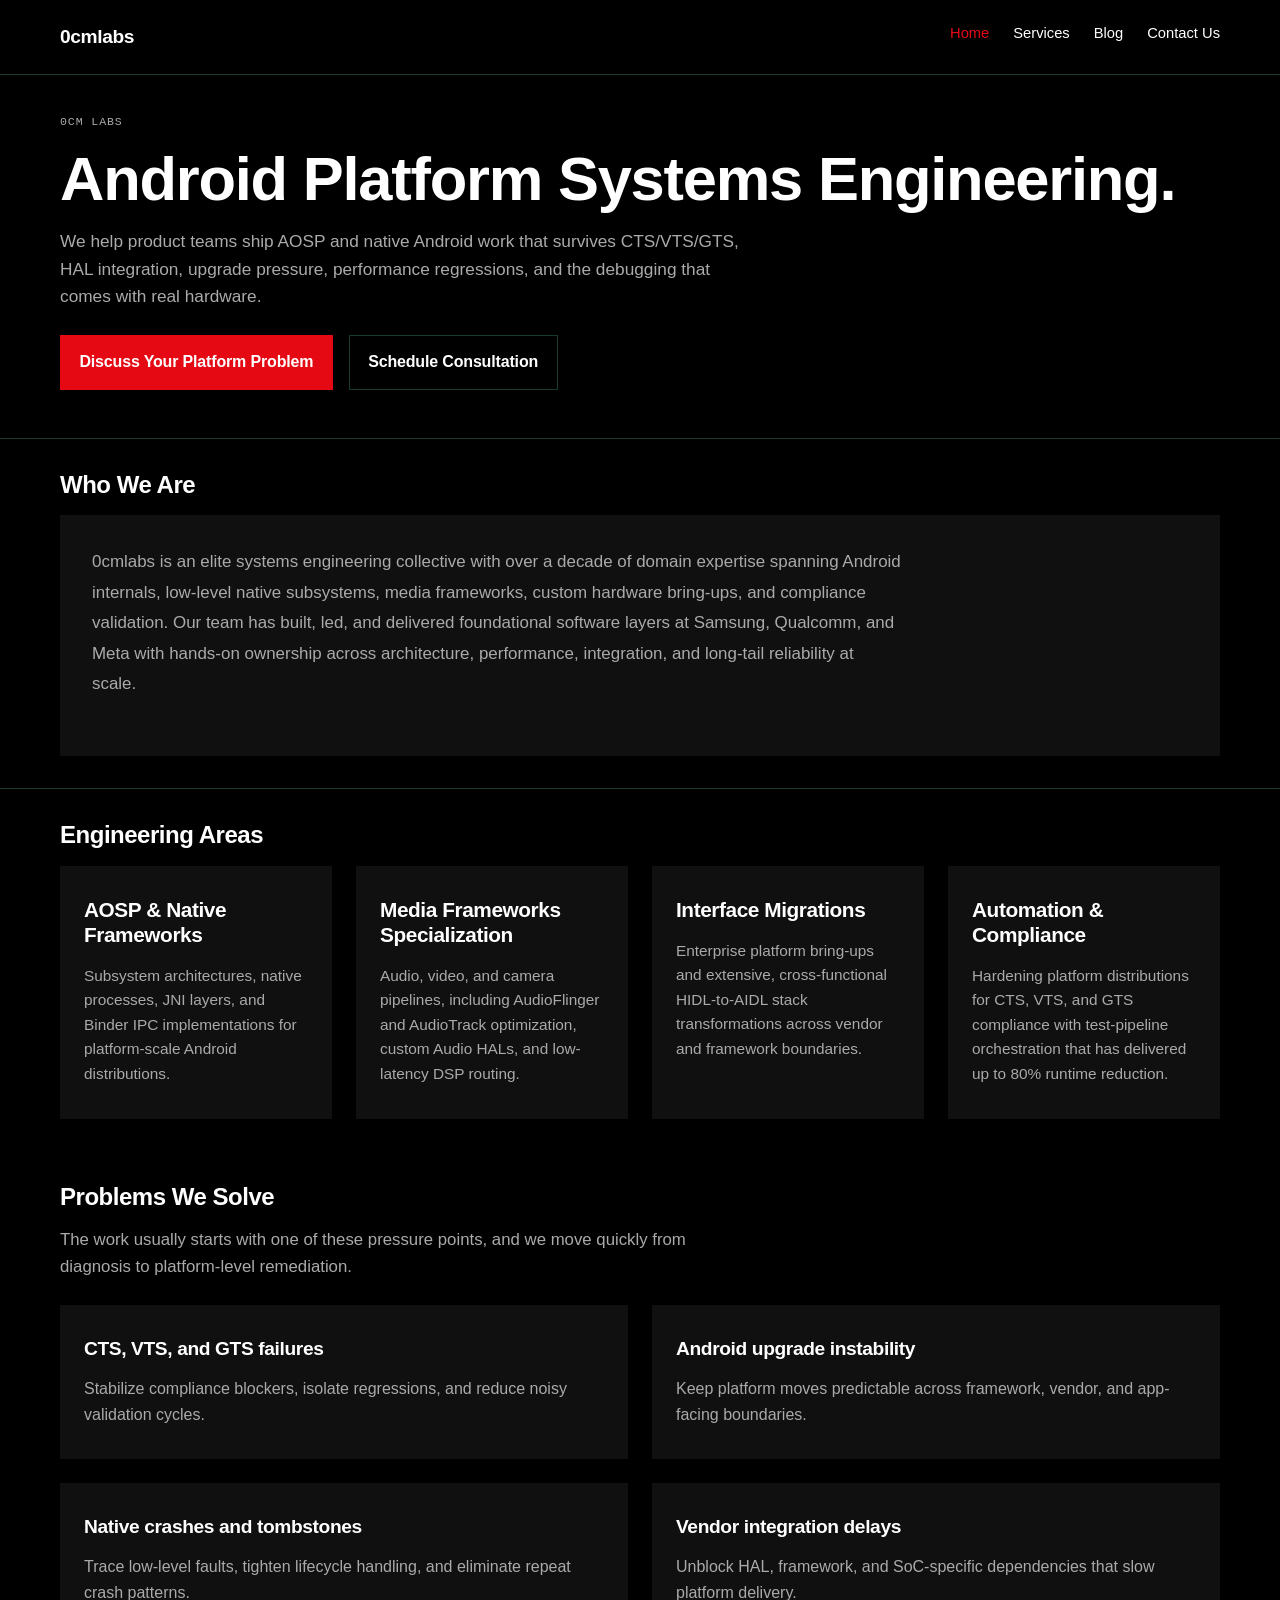
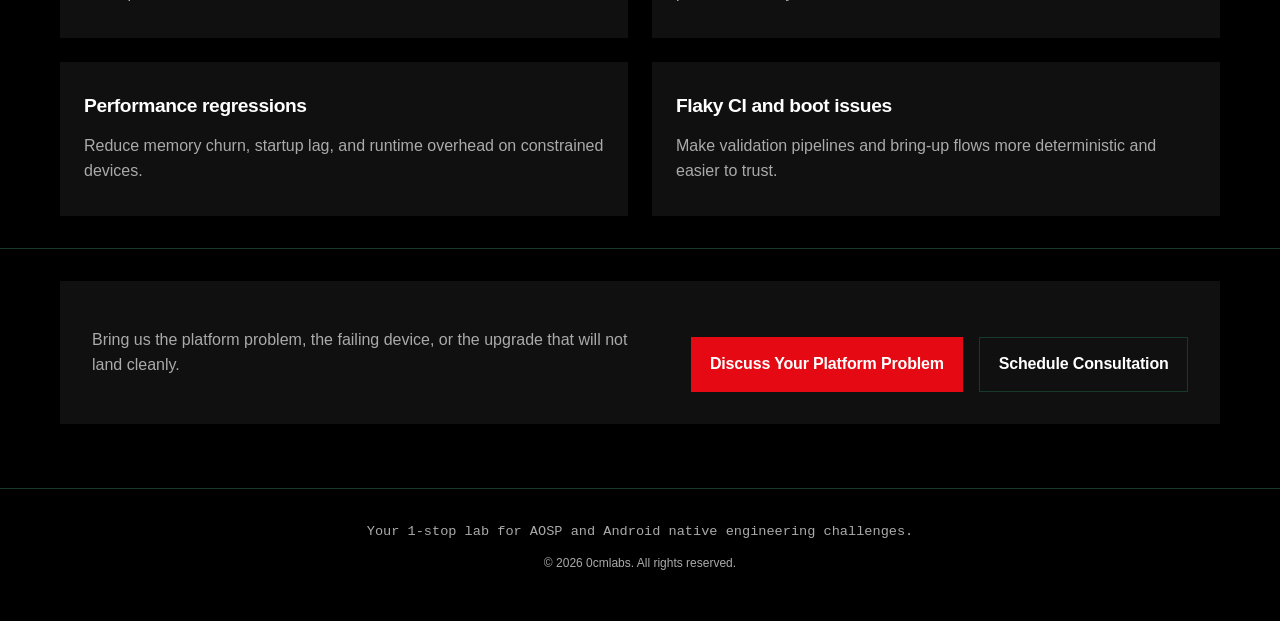
<file: index.html>
<!DOCTYPE html>
<html lang="en">
<head>
  <meta charset="UTF-8">
  <meta name="viewport" content="width=device-width, initial-scale=1.0">
  <meta name="theme-color" content="#000000">
  <meta name="description" content="0CM Labs delivers Android platform systems engineering across AOSP, CTS/VTS/GTS, HAL integration, upgrades, performance optimization, and debugging.">
  <meta name="keywords" content="Android Platform Engineering, AOSP, CTS, VTS, GTS, HAL integration, Android upgrade, performance optimization, debugging, Soong, AIDL">
  <link rel="canonical" href="https://0cmlabs.github.io/">
  <title>Android Platform Systems Engineering | 0cmlabs</title>
  <link rel="stylesheet" href="assets/css/style.css">
</head>
<body>
  <header class="site-header">
    <div class="wrapper header-row">
      <a class="brand" href="index.html">0cmlabs</a>
      <nav aria-label="Primary">
        <ul class="nav-list">
          <li><a class="active" href="index.html">Home</a></li>
          <li><a href="services.html">Services</a></li>
          <li><a href="blog/index.html">Blog</a></li>
          <li><a href="contact.html">Contact Us</a></li>
        </ul>
      </nav>
    </div>
  </header>

  <main>
    <section class="section hero">
      <div class="wrapper">
        <span class="eyebrow">0CM Labs</span>
        <h1>Android Platform Systems Engineering.</h1>
        <p class="hero-copy">We help product teams ship AOSP and native Android work that survives CTS/VTS/GTS, HAL integration, upgrade pressure, performance regressions, and the debugging that comes with real hardware.</p>
        <div class="btn-row">
          <a class="btn btn-primary" href="contact.html">Discuss Your Platform Problem</a>
          <a class="btn btn-secondary" href="services.html">Schedule Consultation</a>
        </div>
      </div>
    </section>

    <hr class="rule">

    <section class="section">
      <div class="wrapper">
        <h2 class="section-heading">Who We Are</h2>
        <div class="panel">
          <p class="team-text">0cmlabs is an elite systems engineering collective with over a decade of domain expertise spanning Android internals, low-level native subsystems, media frameworks, custom hardware bring-ups, and compliance validation. Our team has built, led, and delivered foundational software layers at Samsung, Qualcomm, and Meta with hands-on ownership across architecture, performance, integration, and long-tail reliability at scale.</p>
        </div>
      </div>
    </section>

    <hr class="rule">

    <section class="section">
      <div class="wrapper">
        <h2 class="section-heading">Engineering Areas</h2>
        <div class="pillars">
          <article class="pillar">
            <h3>AOSP &amp; Native Frameworks</h3>
            <p>Subsystem architectures, native processes, JNI layers, and Binder IPC implementations for platform-scale Android distributions.</p>
          </article>
          <article class="pillar">
            <h3>Media Frameworks Specialization</h3>
            <p>Audio, video, and camera pipelines, including AudioFlinger and AudioTrack optimization, custom Audio HALs, and low-latency DSP routing.</p>
          </article>
          <article class="pillar">
            <h3>Interface Migrations</h3>
            <p>Enterprise platform bring-ups and extensive, cross-functional HIDL-to-AIDL stack transformations across vendor and framework boundaries.</p>
          </article>
          <article class="pillar">
            <h3>Automation &amp; Compliance</h3>
            <p>Hardening platform distributions for CTS, VTS, and GTS compliance with test-pipeline orchestration that has delivered up to 80% runtime reduction.</p>
          </article>
        </div>
      </div>
    </section>

    <section class="section">
      <div class="wrapper">
        <h2 class="section-heading">Problems We Solve</h2>
        <p class="section-intro">The work usually starts with one of these pressure points, and we move quickly from diagnosis to platform-level remediation.</p>
        <div class="problem-grid">
          <article class="card">
            <h3>CTS, VTS, and GTS failures</h3>
            <p>Stabilize compliance blockers, isolate regressions, and reduce noisy validation cycles.</p>
          </article>
          <article class="card">
            <h3>Android upgrade instability</h3>
            <p>Keep platform moves predictable across framework, vendor, and app-facing boundaries.</p>
          </article>
          <article class="card">
            <h3>Native crashes and tombstones</h3>
            <p>Trace low-level faults, tighten lifecycle handling, and eliminate repeat crash patterns.</p>
          </article>
          <article class="card">
            <h3>Vendor integration delays</h3>
            <p>Unblock HAL, framework, and SoC-specific dependencies that slow platform delivery.</p>
          </article>
          <article class="card">
            <h3>Performance regressions</h3>
            <p>Reduce memory churn, startup lag, and runtime overhead on constrained devices.</p>
          </article>
          <article class="card">
            <h3>Flaky CI and boot issues</h3>
            <p>Make validation pipelines and bring-up flows more deterministic and easier to trust.</p>
          </article>
        </div>
      </div>
    </section>

    <hr class="rule">


    <section class="section">
      <div class="wrapper">
        <div class="cta-strip">
          <p>Bring us the platform problem, the failing device, or the upgrade that will not land cleanly.</p>
          <div class="btn-row">
            <a class="btn btn-primary" href="contact.html">Discuss Your Platform Problem</a>
            <a class="btn btn-secondary" href="services.html">Schedule Consultation</a>
          </div>
        </div>
      </div>
    </section>
  </main>

  <footer class="site-footer">
    <div class="wrapper footer-row">
      <p class="footer-tagline">Your 1-stop lab for AOSP and Android native engineering challenges.</p>
      <p class="footer-copy">&copy; 2026 0cmlabs. All rights reserved.</p>
    </div>
  </footer>
</body>
</html>
</file>
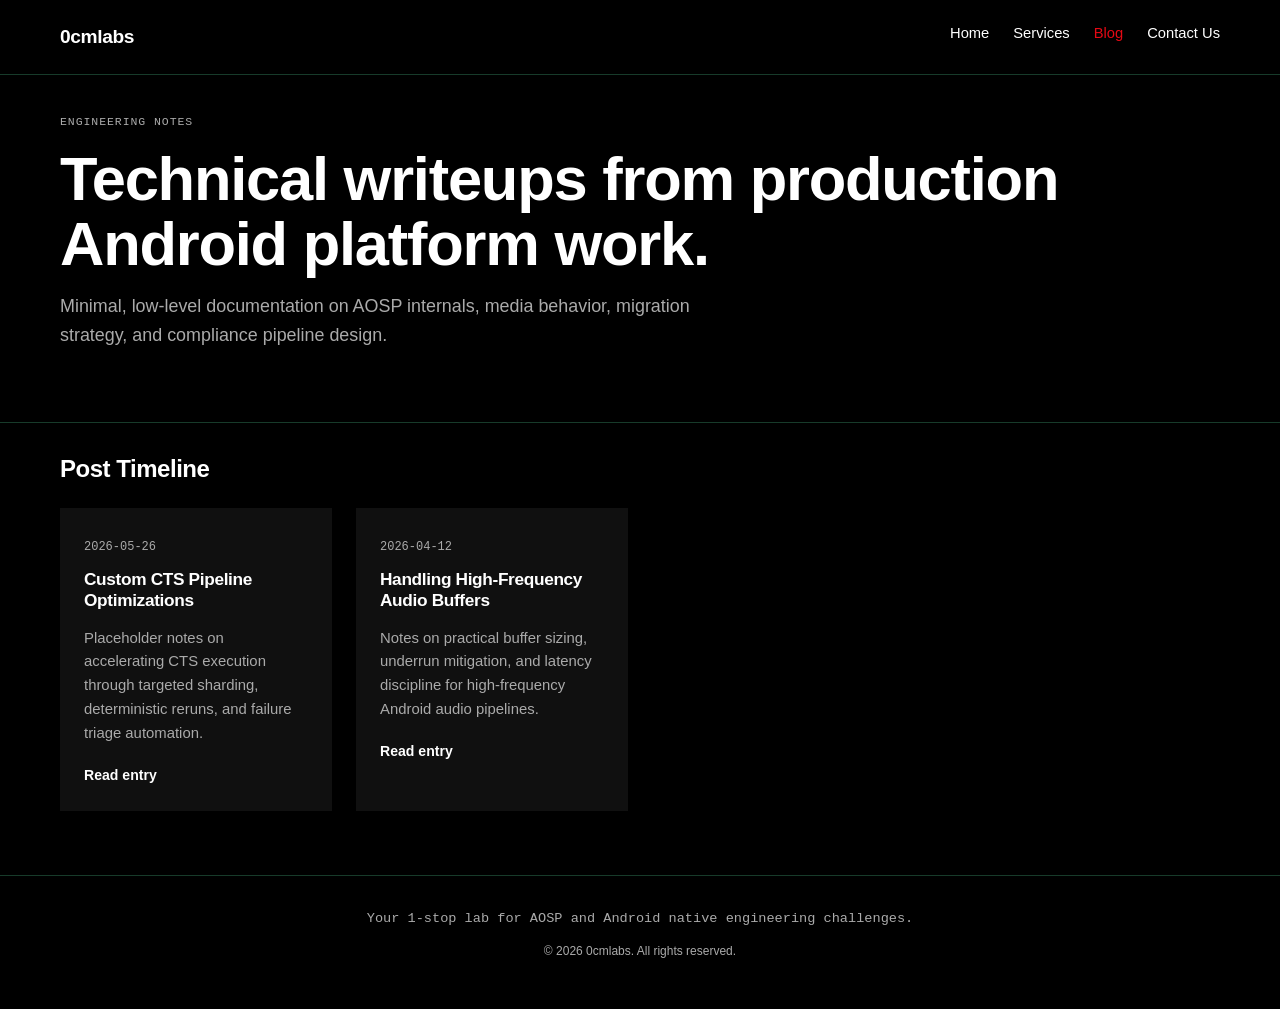
<file: blog/index.html>
<!DOCTYPE html>
<html lang="en">
<head>
  <meta charset="UTF-8">
  <meta name="viewport" content="width=device-width, initial-scale=1.0">
  <meta name="theme-color" content="#000000">
  <meta name="description" content="0CM Labs technical notes on Android Platform Engineering, AOSP, CTS/VTS/GTS, HAL integration, AIDL, Soong, and debugging.">
  <meta name="keywords" content="Android Platform Engineering, AOSP, CTS, VTS, GTS, HAL integration, AIDL, Soong, debugging">
  <link rel="canonical" href="https://0cmlabs.github.io/blog/">
  <title>Android Platform Engineering Blog | 0cmlabs</title>
  <link rel="stylesheet" href="../assets/css/style.css">
</head>
<body>
  <header class="site-header">
    <div class="wrapper header-row">
      <a class="brand" href="../index.html">0cmlabs</a>
      <nav aria-label="Primary">
        <ul class="nav-list">
          <li><a href="../index.html">Home</a></li>
          <li><a href="../services.html">Services</a></li>
          <li><a class="active" href="index.html">Blog</a></li>
          <li><a href="../contact.html">Contact Us</a></li>
        </ul>
      </nav>
    </div>
  </header>

  <main>
    <section class="section hero">
      <div class="wrapper">
        <span class="eyebrow">Engineering Notes</span>
        <h1>Technical writeups from production Android platform work.</h1>
        <p class="lead">Minimal, low-level documentation on AOSP internals, media behavior, migration strategy, and compliance pipeline design.</p>
      </div>
    </section>

    <hr class="rule">

    <section class="section">
      <div class="wrapper">
        <h2>Post Timeline</h2>
        <div class="timeline">
          <article class="post-card">
            <time datetime="2026-05-26">2026-05-26</time>
            <h3>Custom CTS Pipeline Optimizations</h3>
            <p>Placeholder notes on accelerating CTS execution through targeted sharding, deterministic reruns, and failure triage automation.</p>
            <a class="read-link" href="posts/2026-05-26-custom-cts-pipeline.html">Read entry</a>
          </article>

          <article class="post-card">
            <time datetime="2026-04-12">2026-04-12</time>
            <h3>Handling High-Frequency Audio Buffers</h3>
            <p>Notes on practical buffer sizing, underrun mitigation, and latency discipline for high-frequency Android audio pipelines.</p>
            <a class="read-link" href="posts/2026-04-12-low-level-audio-buffers.html">Read entry</a>
          </article>
        </div>
      </div>
    </section>
  </main>

  <footer class="site-footer">
    <div class="wrapper footer-row">
      <p class="footer-tagline">Your 1-stop lab for AOSP and Android native engineering challenges.</p>
      <p class="footer-copy">&copy; 2026 0cmlabs. All rights reserved.</p>
    </div>
  </footer>
</body>
</html>
</file>
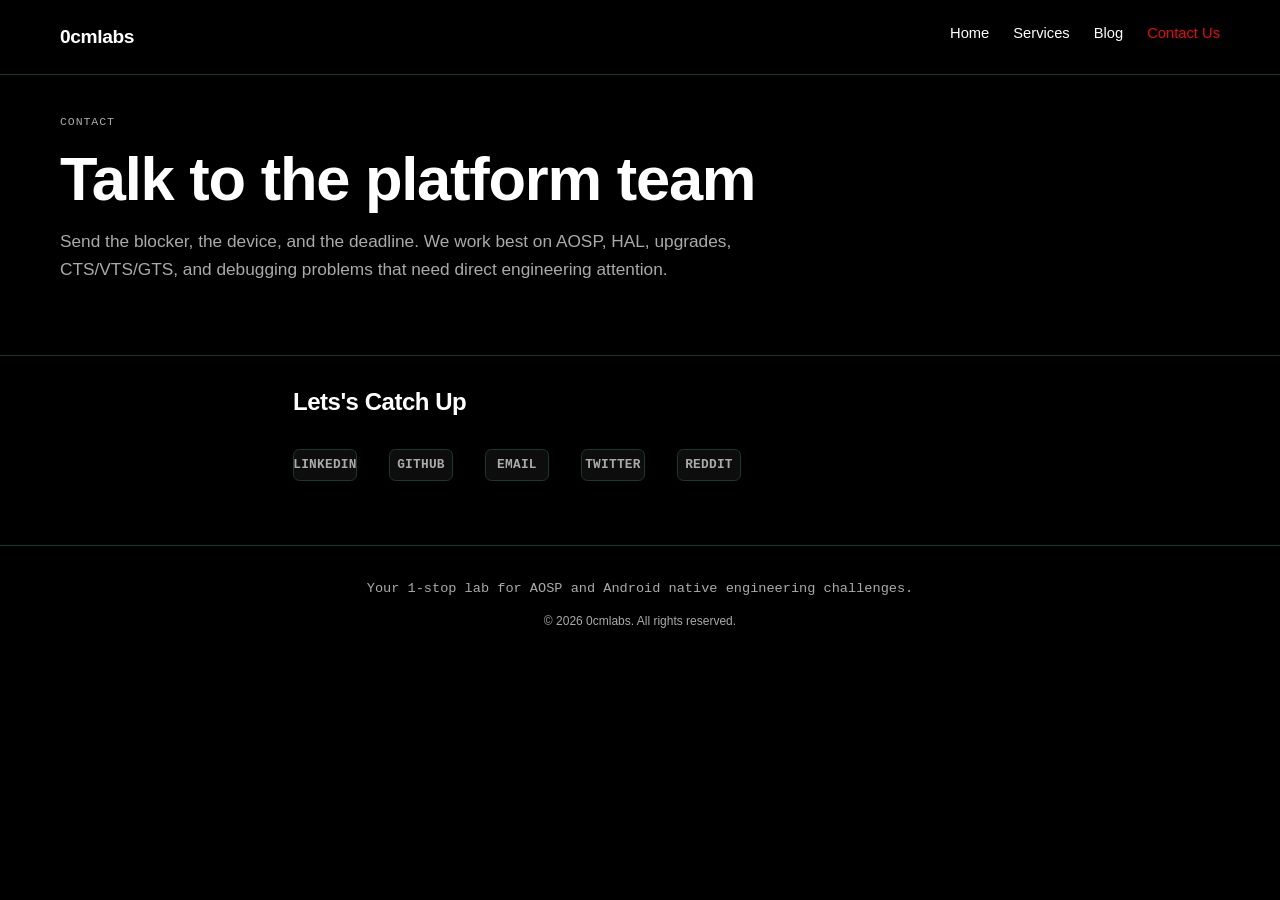
<file: contact.html>
<!DOCTYPE html>
<html lang="en">
<head>
  <meta charset="UTF-8">
  <meta name="viewport" content="width=device-width, initial-scale=1.0">
  <meta name="theme-color" content="#000000">
  <meta name="description" content="Contact 0CM Labs for Android platform engineering, AOSP, HAL integration, upgrade, and compliance work.">
  <meta name="keywords" content="Contact 0CM Labs, Android Platform Engineering, AOSP, HAL, CTS, VTS, GTS, debugging">
  <link rel="canonical" href="https://0cmlabs.github.io/contact.html">
  <title>Contact Us | 0cmlabs</title>
  <link rel="stylesheet" href="assets/css/style.css">
</head>
<body>
  <header class="site-header">
    <div class="wrapper header-row">
      <a class="brand" href="index.html">0cmlabs</a>
      <nav aria-label="Primary">
        <ul class="nav-list">
          <li><a href="index.html">Home</a></li>
          <li><a href="services.html">Services</a></li>
          <li><a href="blog/index.html">Blog</a></li>
          <li><a class="active" href="contact.html">Contact Us</a></li>
        </ul>
      </nav>
    </div>
  </header>

  <main>
    <section class="section hero">
      <div class="wrapper">
        <span class="eyebrow">Contact</span>
        <h1>Talk to the platform team</h1>
        <p class="hero-copy">Send the blocker, the device, and the deadline. We work best on AOSP, HAL, upgrades, CTS/VTS/GTS, and debugging problems that need direct engineering attention.</p>
      </div>
    </section>

    <hr class="rule">

    <section class="section">
      <div class="wrapper contact-shell">
        <h2 class="section-heading">Lets's Catch Up</h2>
        <div class="contact-methods">
          <div class="social-icons" aria-label="Social links">
            <a href="https://www.linkedin.com/company/0cm-labs/" target="_blank" rel="noreferrer" aria-label="LinkedIn" class="icon-link linkedin">
              <span class="icon-mark">LinkedIn</span>
            </a>
            <a href="https://github.com/0cm-labs" target="_blank" rel="noreferrer" aria-label="GitHub" class="icon-link github">
              <span class="icon-mark">GitHub</span>
            </a>
            <a href="mailto:hello@0cmlabs.com" aria-label="Email" class="icon-link gmail">
              <span class="icon-mark">Email</span>
            </a>
            <a href="https://x.com/YOUR_TWITTER_HANDLE" target="_blank" rel="noreferrer" aria-label="Twitter" class="icon-link twitter">
              <span class="icon-mark">Twitter</span>
            </a>
            <a href="https://www.reddit.com/user/YOUR_REDDIT_HANDLE" target="_blank" rel="noreferrer" aria-label="Reddit" class="icon-link reddit">
              <span class="icon-mark">Reddit</span>
            </a>
          </div>
        </div>

      </div>
    </section>
  </main>

  <footer class="site-footer">
    <div class="wrapper footer-row">
      <p class="footer-tagline">Your 1-stop lab for AOSP and Android native engineering challenges.</p>
      <p class="footer-copy">&copy; 2026 0cmlabs. All rights reserved.</p>
    </div>
  </footer>
</body>
</html>
</file>
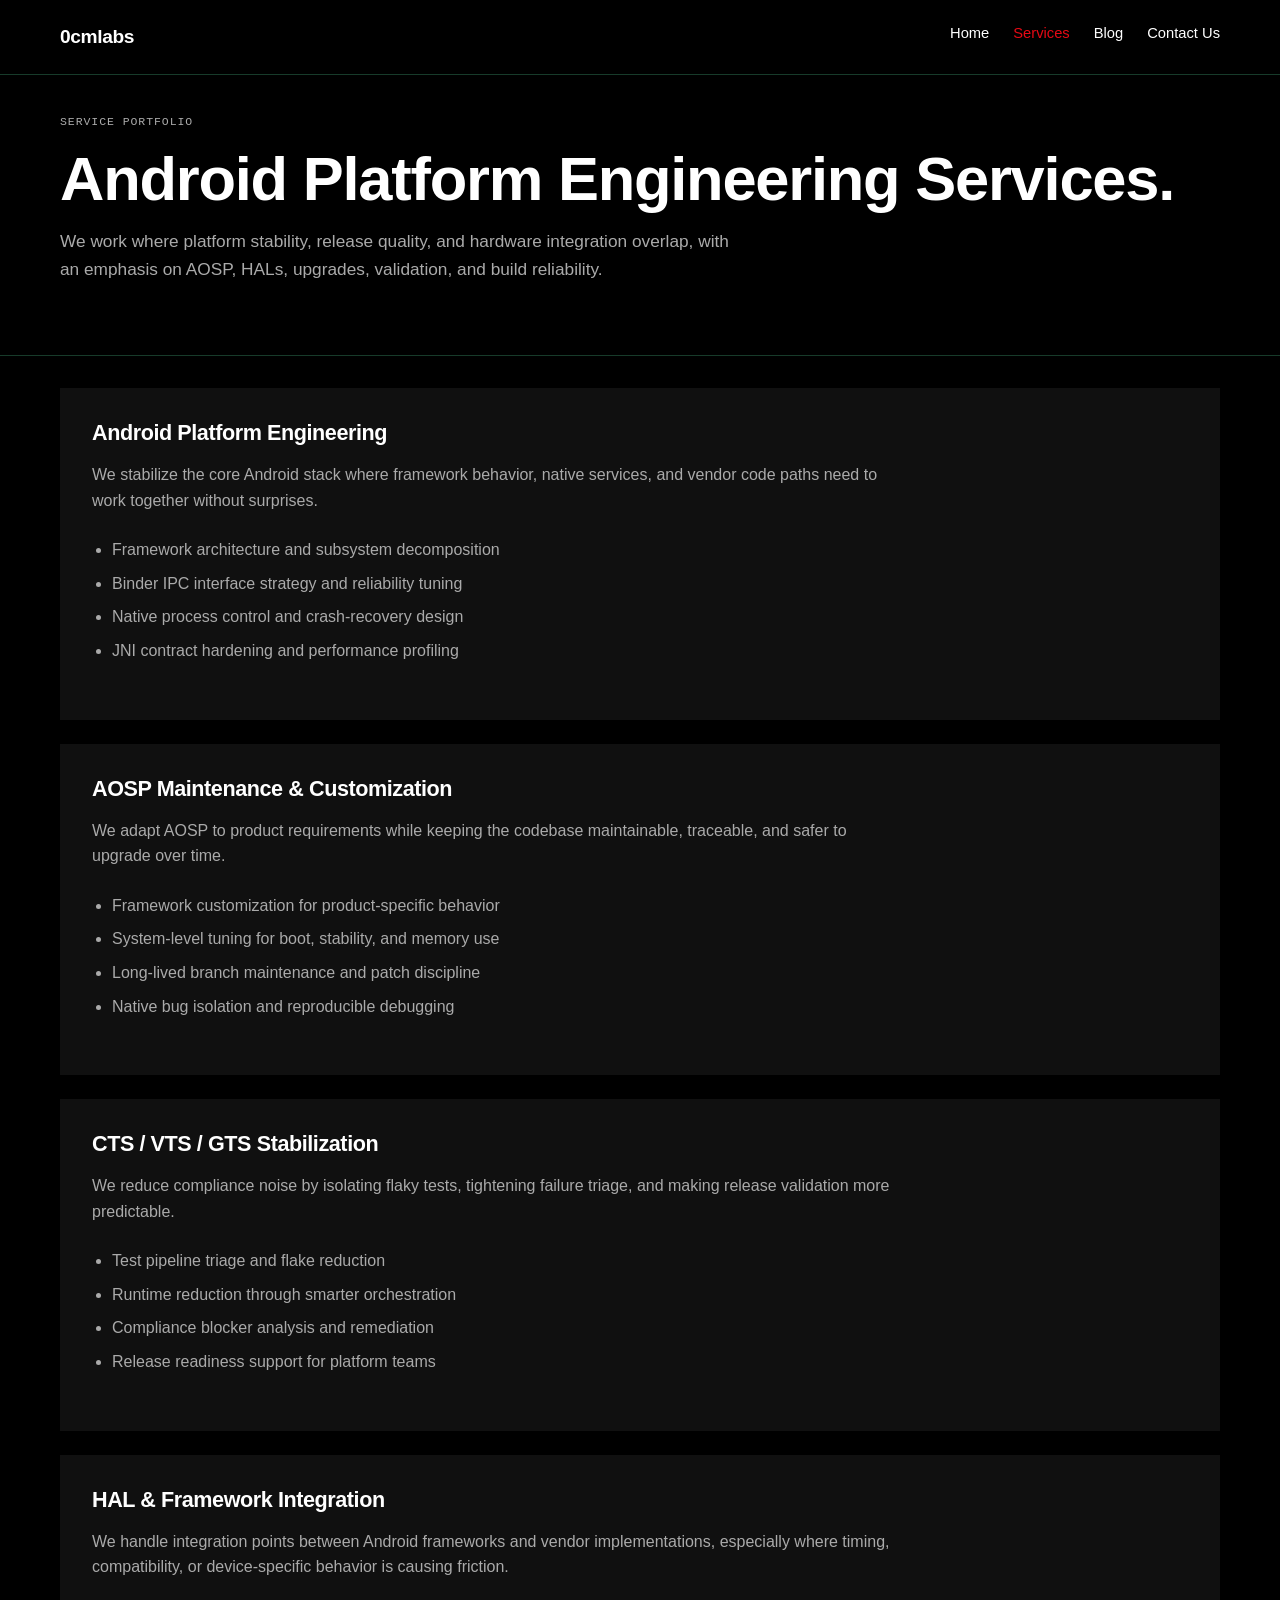
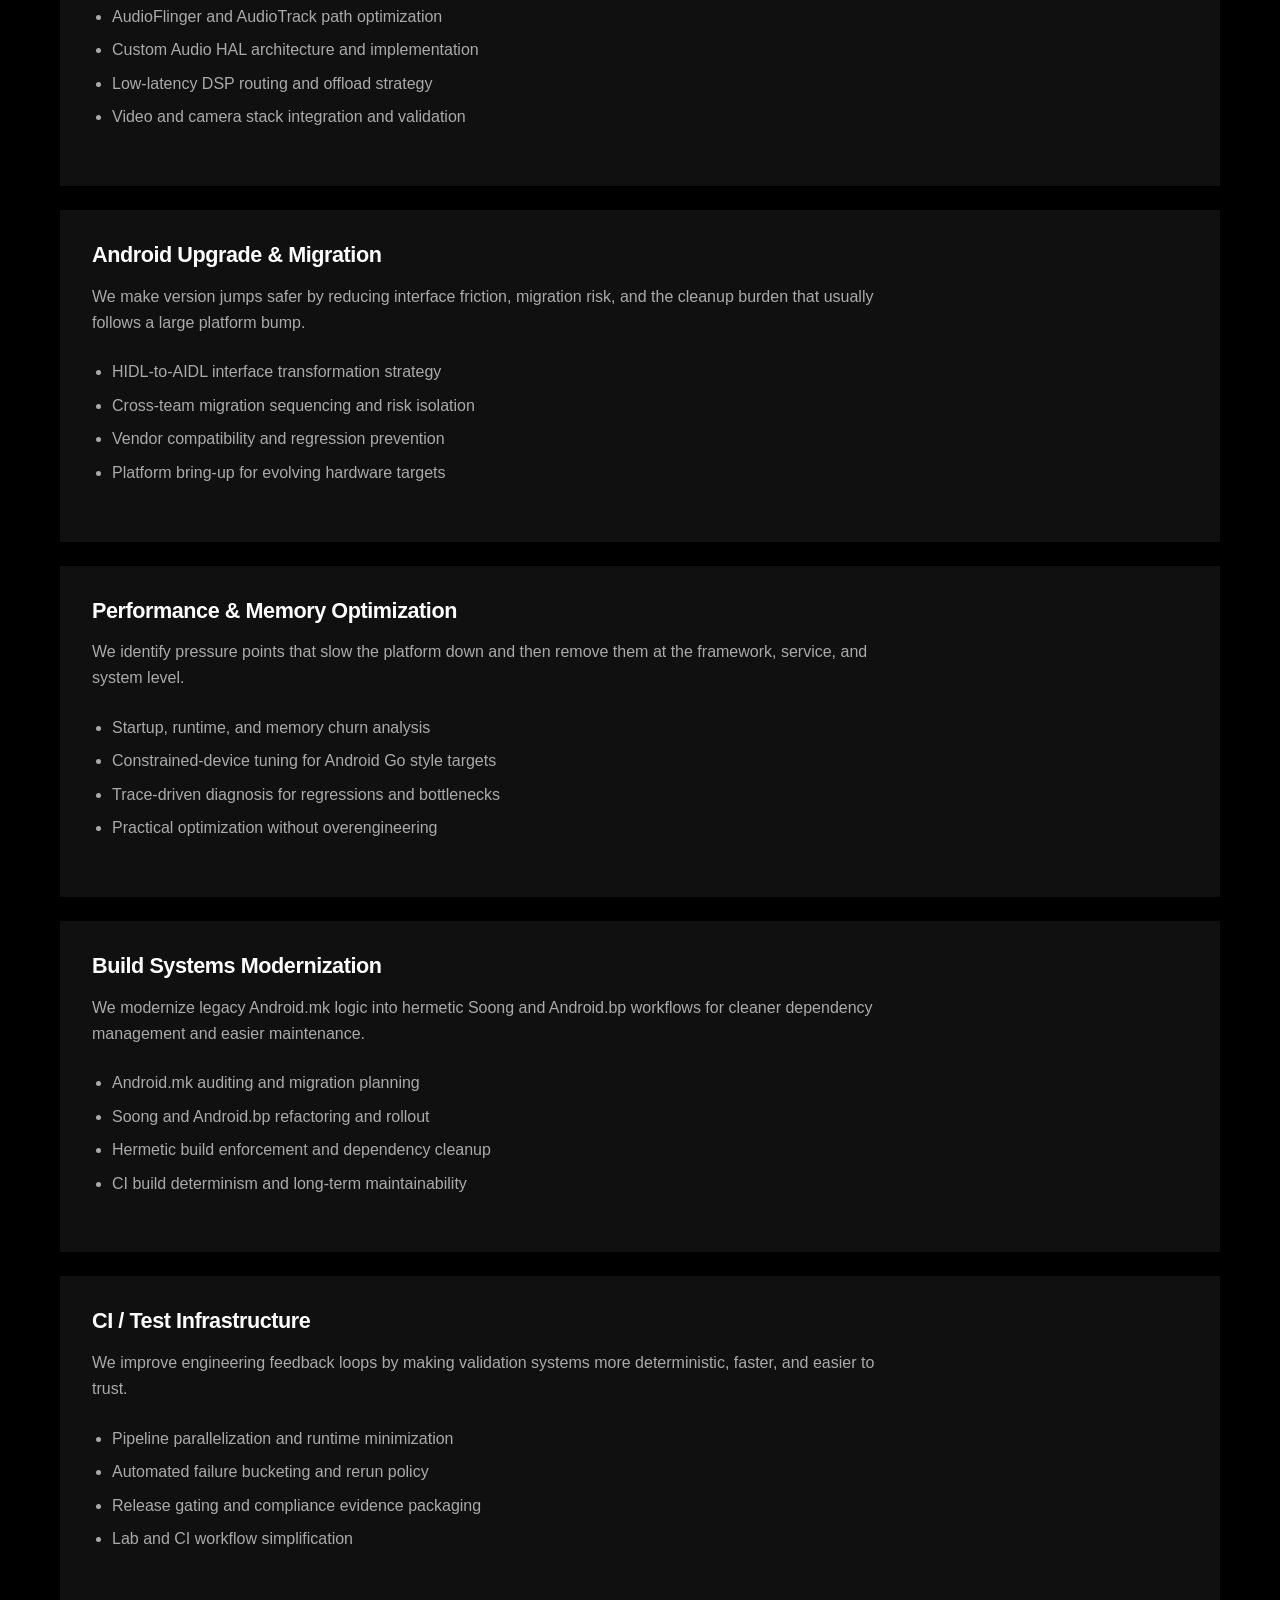
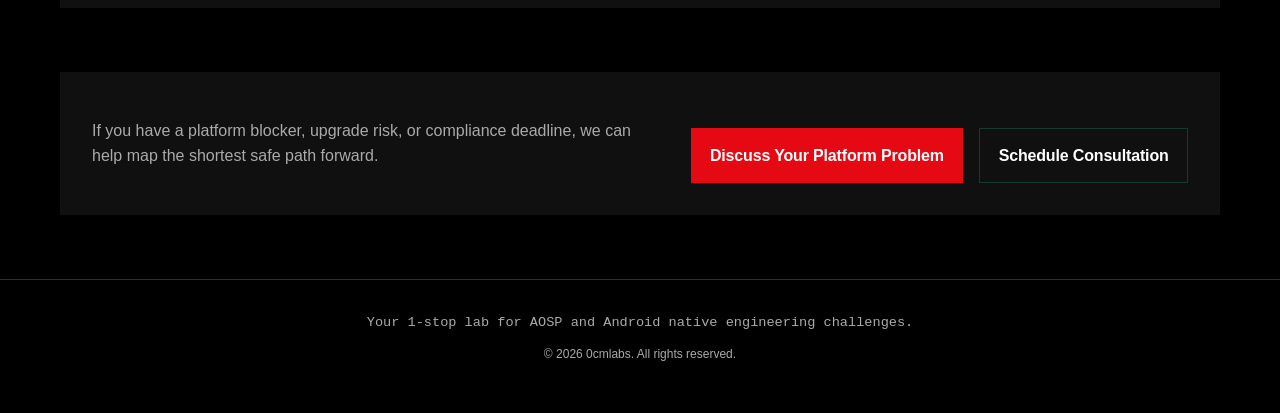
<file: services.html>
<!DOCTYPE html>
<html lang="en">
<head>
  <meta charset="UTF-8">
  <meta name="viewport" content="width=device-width, initial-scale=1.0">
  <meta name="theme-color" content="#000000">
  <meta name="description" content="0CM Labs services for Android Platform Engineering, AOSP maintenance, CTS/VTS/GTS stabilization, HAL integration, upgrades, performance optimization, and build modernization.">
  <meta name="keywords" content="Android Platform Engineering, AOSP maintenance, CTS, VTS, GTS, HAL integration, Android upgrade, performance optimization, build modernization, CI test infrastructure">
  <link rel="canonical" href="https://0cmlabs.github.io/services.html">
  <title>Services | 0cmlabs</title>
  <link rel="stylesheet" href="assets/css/style.css">
</head>
<body>
  <header class="site-header">
    <div class="wrapper header-row">
      <a class="brand" href="index.html">0cmlabs</a>
      <nav aria-label="Primary">
        <ul class="nav-list">
          <li><a href="index.html">Home</a></li>
          <li><a class="active" href="services.html">Services</a></li>
          <li><a href="blog/index.html">Blog</a></li>
          <li><a href="contact.html">Contact Us</a></li>
        </ul>
      </nav>
    </div>
  </header>

  <main>
    <section class="section hero">
      <div class="wrapper">
        <span class="eyebrow">Service Portfolio</span>
        <h1>Android Platform Engineering Services.</h1>
        <p class="hero-copy">We work where platform stability, release quality, and hardware integration overlap, with an emphasis on AOSP, HALs, upgrades, validation, and build reliability.</p>
      </div>
    </section>

    <hr class="rule">

    <section class="section">
      <div class="wrapper service-stack">
        <article class="service">
          <h3>Android Platform Engineering</h3>
          <p>We stabilize the core Android stack where framework behavior, native services, and vendor code paths need to work together without surprises.</p>
          <ul>
            <li>Framework architecture and subsystem decomposition</li>
            <li>Binder IPC interface strategy and reliability tuning</li>
            <li>Native process control and crash-recovery design</li>
            <li>JNI contract hardening and performance profiling</li>
          </ul>
        </article>

        <article class="service">
          <h3>AOSP Maintenance &amp; Customization</h3>
          <p>We adapt AOSP to product requirements while keeping the codebase maintainable, traceable, and safer to upgrade over time.</p>
          <ul>
            <li>Framework customization for product-specific behavior</li>
            <li>System-level tuning for boot, stability, and memory use</li>
            <li>Long-lived branch maintenance and patch discipline</li>
            <li>Native bug isolation and reproducible debugging</li>
          </ul>
        </article>

        <article class="service">
          <h3>CTS / VTS / GTS Stabilization</h3>
          <p>We reduce compliance noise by isolating flaky tests, tightening failure triage, and making release validation more predictable.</p>
          <ul>
            <li>Test pipeline triage and flake reduction</li>
            <li>Runtime reduction through smarter orchestration</li>
            <li>Compliance blocker analysis and remediation</li>
            <li>Release readiness support for platform teams</li>
          </ul>
        </article>

        <article class="service">
          <h3>HAL &amp; Framework Integration</h3>
          <p>We handle integration points between Android frameworks and vendor implementations, especially where timing, compatibility, or device-specific behavior is causing friction.</p>
          <ul>
            <li>AudioFlinger and AudioTrack path optimization</li>
            <li>Custom Audio HAL architecture and implementation</li>
            <li>Low-latency DSP routing and offload strategy</li>
            <li>Video and camera stack integration and validation</li>
          </ul>
        </article>

        <article class="service">
          <h3>Android Upgrade &amp; Migration</h3>
          <p>We make version jumps safer by reducing interface friction, migration risk, and the cleanup burden that usually follows a large platform bump.</p>
          <ul>
            <li>HIDL-to-AIDL interface transformation strategy</li>
            <li>Cross-team migration sequencing and risk isolation</li>
            <li>Vendor compatibility and regression prevention</li>
            <li>Platform bring-up for evolving hardware targets</li>
          </ul>
        </article>

        <article class="service">
          <h3>Performance &amp; Memory Optimization</h3>
          <p>We identify pressure points that slow the platform down and then remove them at the framework, service, and system level.</p>
          <ul>
            <li>Startup, runtime, and memory churn analysis</li>
            <li>Constrained-device tuning for Android Go style targets</li>
            <li>Trace-driven diagnosis for regressions and bottlenecks</li>
            <li>Practical optimization without overengineering</li>
          </ul>
        </article>

        <article class="service">
          <h3>Build Systems Modernization</h3>
          <p>We modernize legacy Android.mk logic into hermetic Soong and Android.bp workflows for cleaner dependency management and easier maintenance.</p>
          <ul>
            <li>Android.mk auditing and migration planning</li>
            <li>Soong and Android.bp refactoring and rollout</li>
            <li>Hermetic build enforcement and dependency cleanup</li>
            <li>CI build determinism and long-term maintainability</li>
          </ul>
        </article>

        <article class="service">
          <h3>CI / Test Infrastructure</h3>
          <p>We improve engineering feedback loops by making validation systems more deterministic, faster, and easier to trust.</p>
          <ul>
            <li>Pipeline parallelization and runtime minimization</li>
            <li>Automated failure bucketing and rerun policy</li>
            <li>Release gating and compliance evidence packaging</li>
            <li>Lab and CI workflow simplification</li>
          </ul>
        </article>
      </div>
    </section>

    <section class="section">
      <div class="wrapper">
        <div class="cta-strip">
          <p>If you have a platform blocker, upgrade risk, or compliance deadline, we can help map the shortest safe path forward.</p>
          <div class="btn-row">
            <a class="btn btn-primary" href="contact.html">Discuss Your Platform Problem</a>
            <a class="btn btn-secondary" href="contact.html">Schedule Consultation</a>
          </div>
        </div>
      </div>
    </section>
  </main>

  <footer class="site-footer">
    <div class="wrapper footer-row">
      <p class="footer-tagline">Your 1-stop lab for AOSP and Android native engineering challenges.</p>
      <p class="footer-copy">&copy; 2026 0cmlabs. All rights reserved.</p>
    </div>
  </footer>
</body>
</html>
</file>
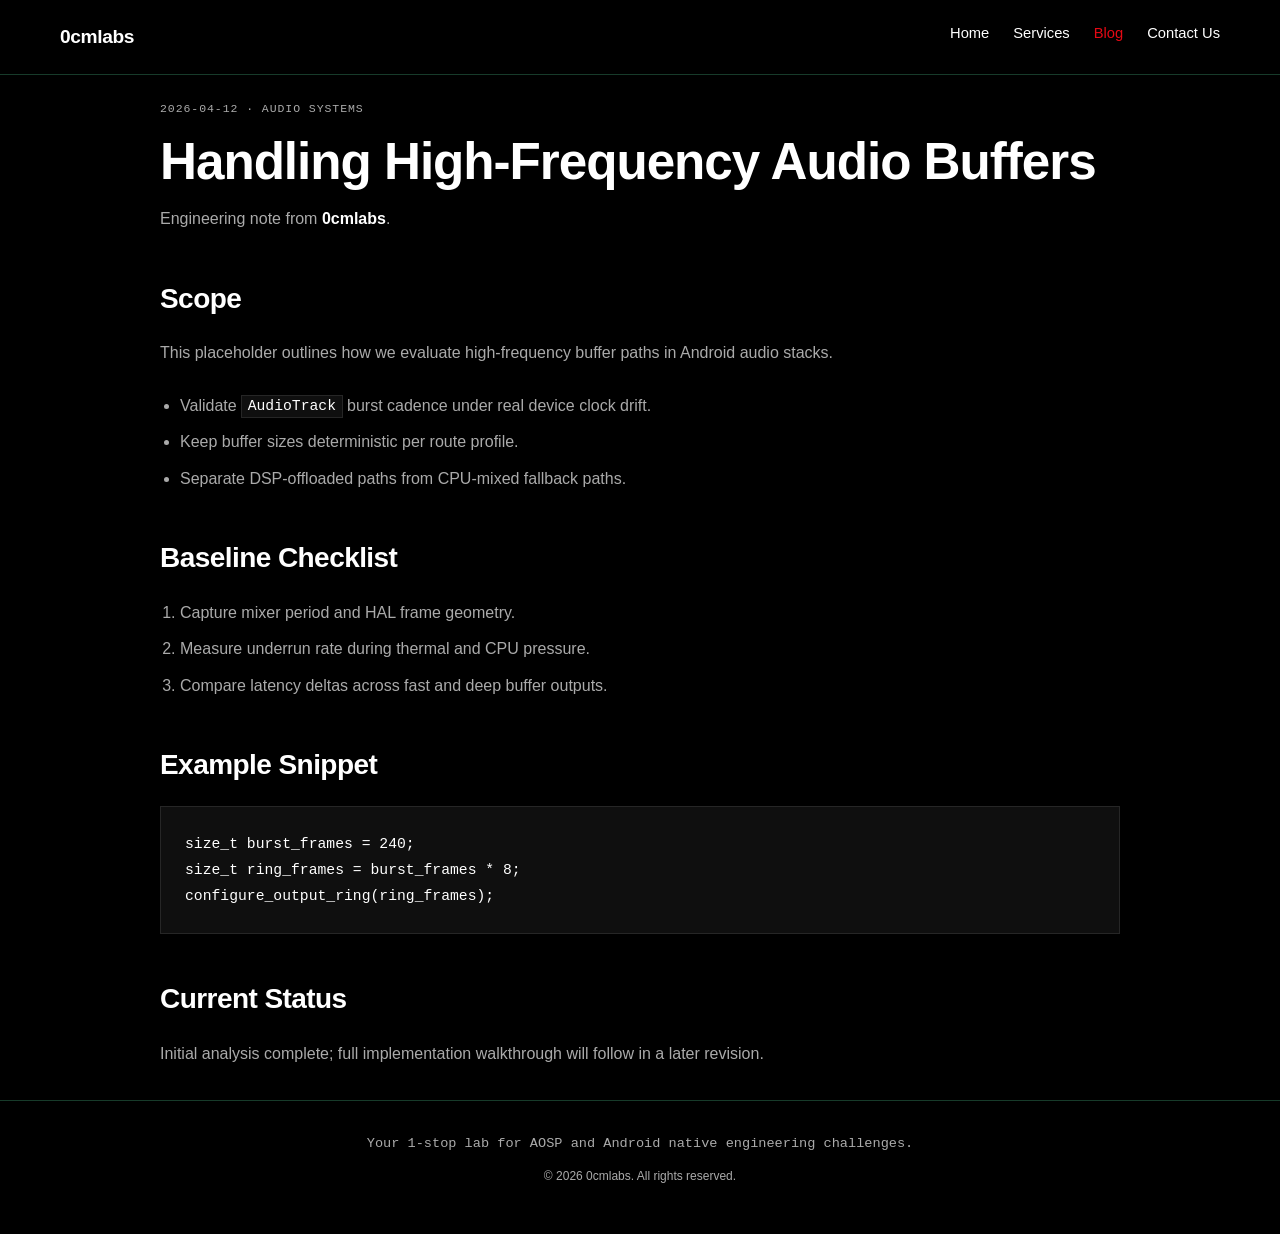
<file: blog/posts/2026-04-12-low-level-audio-buffers.html>
<!DOCTYPE html>
<html lang="en">
<head>
  <meta charset="UTF-8">
  <meta name="viewport" content="width=device-width, initial-scale=1.0">
  <meta name="theme-color" content="#000000">
  <meta name="description" content="0CM Labs note on handling high-frequency audio buffers in Android, with buffer sizing, underrun mitigation, and latency discipline.">
  <meta name="keywords" content="Android audio buffers, AudioTrack, underrun mitigation, latency, AOSP, AudioFlinger">
  <link rel="canonical" href="https://0cmlabs.github.io/blog/posts/2026-04-12-low-level-audio-buffers.html">
  <title>Handling High-Frequency Audio Buffers | 0cmlabs</title>
  <link rel="stylesheet" href="../../assets/css/style.css">
</head>
<body>
  <header class="site-header">
    <div class="wrapper header-row">
      <a class="brand" href="../../index.html">0cmlabs</a>
      <nav aria-label="Primary">
        <ul class="nav-list">
          <li><a href="../../index.html">Home</a></li>
          <li><a href="../../services.html">Services</a></li>
          <li><a class="active" href="../index.html">Blog</a></li>
          <li><a href="../../contact.html">Contact Us</a></li>
        </ul>
      </nav>
    </div>
  </header>

  <main class="post">
    <article class="post-wrap markdown-body">
      <p class="post-meta">2026-04-12 · Audio Systems</p>
      <h1 class="post-title">Handling High-Frequency Audio Buffers</h1>

      <p>Engineering note from <strong>0cmlabs</strong>.</p>

      <h2>Scope</h2>
      <p>This placeholder outlines how we evaluate high-frequency buffer paths in Android audio stacks.</p>
      <ul>
        <li>Validate <code>AudioTrack</code> burst cadence under real device clock drift.</li>
        <li>Keep buffer sizes deterministic per route profile.</li>
        <li>Separate DSP-offloaded paths from CPU-mixed fallback paths.</li>
      </ul>

      <h2>Baseline Checklist</h2>
      <ol>
        <li>Capture mixer period and HAL frame geometry.</li>
        <li>Measure underrun rate during thermal and CPU pressure.</li>
        <li>Compare latency deltas across fast and deep buffer outputs.</li>
      </ol>

      <h2>Example Snippet</h2>
      <pre><code class="language-cpp">size_t burst_frames = 240;
size_t ring_frames = burst_frames * 8;
configure_output_ring(ring_frames);
</code></pre>

      <h2>Current Status</h2>
      <p>Initial analysis complete; full implementation walkthrough will follow in a later revision.</p>
    </article>
  </main>

  <footer class="site-footer">
    <div class="wrapper footer-row">
      <p class="footer-tagline">Your 1-stop lab for AOSP and Android native engineering challenges.</p>
      <p class="footer-copy">&copy; 2026 0cmlabs. All rights reserved.</p>
    </div>
  </footer>
</body>
</html>
</file>
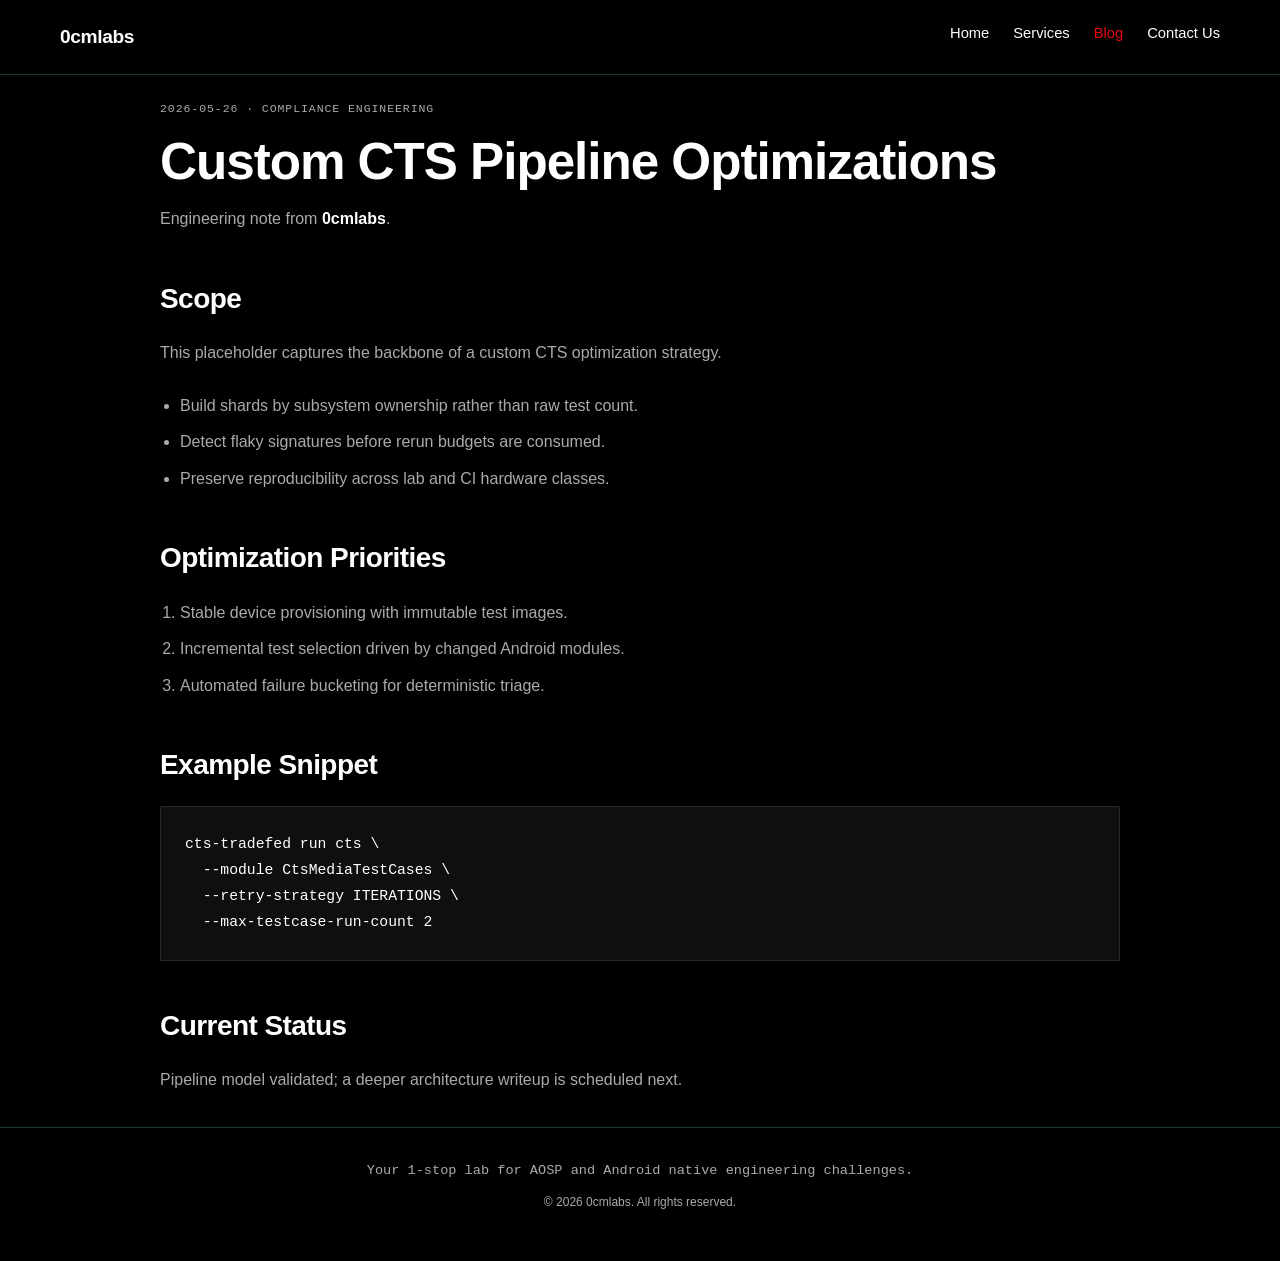
<file: blog/posts/2026-05-26-custom-cts-pipeline.html>
<!DOCTYPE html>
<html lang="en">
<head>
  <meta charset="UTF-8">
  <meta name="viewport" content="width=device-width, initial-scale=1.0">
  <meta name="theme-color" content="#000000">
  <meta name="description" content="0CM Labs note on custom CTS pipeline optimizations for Android Platform Engineering, with sharding, deterministic reruns, and failure triage.">
  <meta name="keywords" content="CTS pipeline, Android Platform Engineering, compliance automation, sharding, deterministic reruns, failure triage, VTS, GTS">
  <link rel="canonical" href="https://0cmlabs.github.io/blog/posts/2026-05-26-custom-cts-pipeline.html">
  <title>Custom CTS Pipeline Optimizations | 0cmlabs</title>
  <link rel="stylesheet" href="../../assets/css/style.css">
</head>
<body>
  <header class="site-header">
    <div class="wrapper header-row">
      <a class="brand" href="../../index.html">0cmlabs</a>
      <nav aria-label="Primary">
        <ul class="nav-list">
          <li><a href="../../index.html">Home</a></li>
          <li><a href="../../services.html">Services</a></li>
          <li><a class="active" href="../index.html">Blog</a></li>
          <li><a href="../../contact.html">Contact Us</a></li>
        </ul>
      </nav>
    </div>
  </header>

  <main class="post">
    <article class="post-wrap markdown-body">
      <p class="post-meta">2026-05-26 · Compliance Engineering</p>
      <h1 class="post-title">Custom CTS Pipeline Optimizations</h1>

      <p>Engineering note from <strong>0cmlabs</strong>.</p>

      <h2>Scope</h2>
      <p>This placeholder captures the backbone of a custom CTS optimization strategy.</p>
      <ul>
        <li>Build shards by subsystem ownership rather than raw test count.</li>
        <li>Detect flaky signatures before rerun budgets are consumed.</li>
        <li>Preserve reproducibility across lab and CI hardware classes.</li>
      </ul>

      <h2>Optimization Priorities</h2>
      <ol>
        <li>Stable device provisioning with immutable test images.</li>
        <li>Incremental test selection driven by changed Android modules.</li>
        <li>Automated failure bucketing for deterministic triage.</li>
      </ol>

      <h2>Example Snippet</h2>
      <pre><code class="language-bash">cts-tradefed run cts \
  --module CtsMediaTestCases \
  --retry-strategy ITERATIONS \
  --max-testcase-run-count 2
</code></pre>

      <h2>Current Status</h2>
      <p>Pipeline model validated; a deeper architecture writeup is scheduled next.</p>
    </article>
  </main>

  <footer class="site-footer">
    <div class="wrapper footer-row">
      <p class="footer-tagline">Your 1-stop lab for AOSP and Android native engineering challenges.</p>
      <p class="footer-copy">&copy; 2026 0cmlabs. All rights reserved.</p>
    </div>
  </footer>
</body>
</html>
</file>
<file: assets/css/style.css>
:root {
  --bg: #000000;
  --surface: #101010;
  --title: #ffffff;
  --body: #aaaaaa;
  --accent: #e50914;
  --divider: #173b2a;

  --sans: -apple-system, BlinkMacSystemFont, "Segoe UI", "Helvetica Neue", Arial, "Noto Sans", sans-serif;
  --mono: ui-monospace, SFMono-Regular, Menlo, Monaco, Consolas, "Liberation Mono", "Courier New", monospace;

  --maxw: 1160px;
  --sp1: 0.5rem;
  --sp2: 0.75rem;
  --sp3: 1rem;
  --sp4: 1.5rem;
  --sp5: 2rem;
  --sp6: 3rem;
  --sp7: 4.5rem;
  --sp8: 7rem;

  --line: 1.6;
}

* {
  box-sizing: border-box;
}

html,
body {
  margin: 0;
  padding: 0;
  background: var(--bg);
  color: var(--body);
  font-family: var(--sans);
  line-height: var(--line);
}

a {
  color: var(--title);
  text-decoration: none;
  transition: color 180ms ease;
}

a:hover,
a:focus-visible {
  color: var(--accent);
}

h1,
h2,
h3,
h4 {
  color: var(--title);
  margin: 0 0 var(--sp4);
  letter-spacing: -0.02em;
  line-height: 1.2;
  transition: color 180ms ease;
}

h1:hover,
h2:hover,
h3:hover,
h4:hover {
  color: var(--accent);
}

p,
ul,
ol,
pre,
table,
blockquote {
  margin: 0 0 var(--sp4);
}

ul,
ol {
  padding-left: 1.25rem;
}

li {
  margin-bottom: var(--sp1);
}

.wrapper {
  width: min(100% - 3rem, var(--maxw));
  margin-inline: auto;
}

.site-header {
  border-bottom: 1px solid var(--divider);
}

.header-row {
  min-height: 74px;
  display: flex;
  align-items: center;
  justify-content: space-between;
  gap: var(--sp4);
}

.brand {
  font-weight: 800;
  font-size: 1.2rem;
  color: var(--title);
  letter-spacing: -0.02em;
}

.nav-list {
  list-style: none;
  margin: 0;
  padding: 0;
  display: flex;
  gap: var(--sp4);
  flex-wrap: wrap;
}

.nav-list a {
  font-size: 0.92rem;
  color: var(--title);
}

.nav-list a.active {
  color: var(--accent);
}

.section {
  padding: var(--sp5) 0;
}

.hero {
  padding-top: var(--sp5);
  padding-bottom: var(--sp6);
}

.eyebrow {
  display: inline-block;
  margin-bottom: var(--sp3);
  font-family: var(--mono);
  font-size: 0.72rem;
  letter-spacing: 0.08em;
  text-transform: uppercase;
  color: var(--body);
}

.hero h1 {
  width: 100%;
  max-width: 100%;
  font-size: clamp(2.25rem, 4.8vw, 4.75rem);
  line-height: 1.05;
  margin-bottom: var(--sp3);
}

.lead {
  font-size: 1.12rem;
  max-width: 70ch;
}

.hero-copy {
  max-width: 72ch;
  font-size: 1.08rem;
  color: var(--body);
}

.btn-row {
  display: flex;
  flex-wrap: wrap;
  gap: var(--sp3);
  margin-top: var(--sp4);
}

.btn {
  display: inline-flex;
  align-items: center;
  justify-content: center;
  min-height: 44px;
  padding: 0.85rem 1.15rem;
  border: 1px solid var(--divider);
  color: var(--title);
  font-weight: 700;
  letter-spacing: -0.01em;
  background: transparent;
  transition: color 180ms ease, border-color 180ms ease, background-color 180ms ease, transform 180ms ease;
}

.btn:hover,
.btn:focus-visible {
  border-color: var(--accent);
  color: var(--accent);
  transform: translateY(-1px);
}

.btn-primary {
  background: var(--accent);
  border-color: var(--accent);
  color: var(--title);
}

.btn-primary:hover,
.btn-primary:focus-visible {
  background: transparent;
  color: var(--accent);
}

.btn-secondary {
  background: transparent;
}

.rule {
  border: 0;
  border-top: 1px solid var(--divider);
  margin: 0;
}

.panel {
  background: var(--surface);
  padding: var(--sp5);
}

.section-heading {
  margin-bottom: var(--sp3);
}

.section-intro {
  max-width: 72ch;
  font-size: 1.05rem;
  color: var(--body);
}

.problem-grid,
.case-grid {
  display: grid;
  gap: var(--sp4);
}

.problem-grid {
  grid-template-columns: repeat(2, minmax(0, 1fr));
}

.case-grid {
  grid-template-columns: repeat(3, minmax(0, 1fr));
}

.card {
  background: var(--surface);
  padding: var(--sp5) var(--sp4);
}

.card h3 {
  font-size: 1.2rem;
  margin-bottom: var(--sp3);
}

.card p {
  margin-bottom: 0;
}

.cta-strip {
  display: flex;
  align-items: center;
  justify-content: space-between;
  gap: var(--sp4);
  background: var(--surface);
  padding: var(--sp5);
}

.cta-strip p {
  max-width: 62ch;
  margin: 0;
}

.team-text {
  max-width: 86ch;
  line-height: 1.8;
  font-size: 1.06rem;
}

.grid-label {
  font-family: var(--mono);
  font-size: 0.72rem;
  letter-spacing: 0.08em;
  text-transform: uppercase;
  color: var(--body);
  margin-bottom: var(--sp3);
}

.pillars {
  display: grid;
  grid-template-columns: repeat(4, minmax(0, 1fr));
  gap: var(--sp4);
}

.pillar {
  background: var(--surface);
  padding: var(--sp5) var(--sp4);
}

.pillar h3 {
  font-size: 1.3rem;
  margin-bottom: var(--sp3);
}

.pillar p {
  margin-bottom: 0;
  font-size: 0.96rem;
}

.service-stack {
  display: grid;
  gap: var(--sp4);
}

.service {
  background: var(--surface);
  padding: var(--sp5);
}

.service h3 {
  font-size: 1.35rem;
  margin-bottom: var(--sp3);
}

.service p,
.service ul {
  max-width: 90ch;
}

.contact-shell {
  max-width: 78ch;
}

.contact-methods {
  margin-top: var(--sp5);
}

.contact-label {
  margin: 0 0 var(--sp3);
  font-family: var(--mono);
  font-size: 0.72rem;
  letter-spacing: 0.08em;
  text-transform: uppercase;
  color: var(--body);
}

.social-icons {
  display: flex;
  align-items: center;
  flex-wrap: wrap;
  gap: 2rem;
}

.icon-link {
  display: inline-flex;
  align-items: center;
  justify-content: center;
  color: var(--body);
  width: 4rem;
  height: 2rem;
  line-height: 1;
  transition: transform 180ms ease, color 180ms ease, filter 180ms ease;
}

.icon-link svg {
  width: 100%;
  height: 100%;
  fill: currentColor;
}

.icon-mark {
  display: inline-flex;
  align-items: center;
  justify-content: center;
  width: 100%;
  height: 100%;
  border: 1px solid var(--divider);
  border-radius: 0.4rem;
  font-family: var(--mono);
  font-size: 0.8rem;
  font-weight: 700;
  letter-spacing: 0.02em;
  text-transform: uppercase;
  background: #0d0d0d;
  color: var(--body);
}

.icon-link:hover,
.icon-link:focus-visible {
  transform: translateY(-2px);
  filter: drop-shadow(0 4px 10px rgba(229, 9, 20, 0.18));
}

.icon-link.github:hover,
.icon-link.github:focus-visible {
  color: var(--title);
}

.icon-link.github:hover .icon-mark,
.icon-link.github:focus-visible .icon-mark {
  border-color: var(--title);
}

.icon-link.gmail:hover,
.icon-link.gmail:focus-visible {
  color: var(--accent);
}

.icon-link.gmail:hover .icon-mark,
.icon-link.gmail:focus-visible .icon-mark {
  border-color: var(--accent);
}

.icon-link.linkedin:hover,
.icon-link.linkedin:focus-visible {
  color: #0077b5;
}

.icon-link.linkedin:hover .icon-mark,
.icon-link.linkedin:focus-visible .icon-mark {
  border-color: #0077b5;
}

.icon-link.twitter:hover,
.icon-link.twitter:focus-visible {
  color: #1da1f2;
}

.icon-link.twitter:hover .icon-mark,
.icon-link.twitter:focus-visible .icon-mark {
  border-color: #1da1f2;
}

.icon-link.reddit:hover,
.icon-link.reddit:focus-visible {
  color: #ff4500;
}

.icon-link.reddit:hover .icon-mark,
.icon-link.reddit:focus-visible .icon-mark {
  border-color: #ff4500;
}

.contact-list {
  list-style: none;
  padding: 0;
  margin: var(--sp5) 0 0;
  display: grid;
  gap: var(--sp3);
}

.contact-list li {
  background: var(--surface);
  padding: var(--sp4);
  margin: 0;
}

.timeline {
  display: grid;
  grid-template-columns: repeat(4, minmax(0, 1fr));
  gap: var(--sp4);
}

.post-card {
  background: var(--surface);
  padding: var(--sp4);
}

.post-card time {
  font-family: var(--mono);
  font-size: 0.75rem;
  color: var(--body);
}

.post-card h3 {
  margin-top: var(--sp2);
  margin-bottom: var(--sp3);
  font-size: 1.08rem;
}

.post-card h3:hover,
.pillar h3:hover,
.service h3:hover,
.post-title:hover {
  color: var(--accent);
}

.post-card p {
  margin-bottom: var(--sp3);
  font-size: 0.93rem;
}

.post-card .read-link {
  font-size: 0.88rem;
  font-weight: 600;
}

.post {
  padding-top: var(--sp4);
}

.post-wrap {
  width: min(100% - 2rem, 960px);
  margin-inline: auto;
}

.post-meta {
  font-family: var(--mono);
  font-size: 0.72rem;
  letter-spacing: 0.08em;
  text-transform: uppercase;
  color: var(--body);
  margin-bottom: var(--sp3);
}

.post-title {
  font-size: clamp(2rem, 4vw, 3.4rem);
  line-height: 1.05;
  margin-bottom: var(--sp3);
}

.markdown-body {
  line-height: 1.78;
}

.markdown-body h2,
.markdown-body h3 {
  margin-top: var(--sp6);
}

.markdown-body h2 {
  font-size: 1.75rem;
}

.markdown-body h3 {
  font-size: 1.28rem;
}

.markdown-body strong {
  color: var(--title);
}

.markdown-body a {
  color: var(--title);
  text-decoration: underline;
  text-decoration-color: var(--accent);
  text-underline-offset: 3px;
}

.markdown-body code {
  font-family: var(--mono);
  background: #0f0f0f;
  border: 1px solid #262626;
  color: var(--title);
  padding: 0.15rem 0.35rem;
  font-size: 0.92em;
}

.markdown-body pre {
  background: #0f0f0f;
  border: 1px solid #262626;
  padding: var(--sp4);
  overflow-x: auto;
}

.markdown-body pre code {
  border: 0;
  padding: 0;
  background: transparent;
}

.markdown-body blockquote {
  border-left: 2px solid var(--accent);
  padding: var(--sp2) 0 var(--sp2) var(--sp4);
  color: #bebebe;
}

.site-footer {
  border-top: 1px solid var(--divider);
  margin-top: var(--sp5);
}

.footer-row {
  padding: var(--sp5) 0 var(--sp6);
  text-align: center;
}

.footer-tagline {
  margin: 0 0 var(--sp2);
  font-family: var(--mono);
  font-size: 0.85rem;
}

.footer-copy {
  margin: 0;
  font-size: 0.75rem;
}

@media (max-width: 1120px) {
  .pillars,
  .timeline {
    grid-template-columns: repeat(2, minmax(0, 1fr));
  }
}

@media (max-width: 760px) {
  .wrapper {
    width: min(100% - 2rem, var(--maxw));
  }

  .header-row {
    min-height: 64px;
    flex-direction: column;
    justify-content: center;
    align-items: flex-start;
    padding: var(--sp3) 0;
  }

  .nav-list {
    gap: var(--sp3);
  }

  .hero {
    padding-top: var(--sp4);
    padding-bottom: var(--sp5);
  }

  .pillars,
  .timeline {
    grid-template-columns: 1fr;
  }

  .problem-grid,
  .case-grid {
    grid-template-columns: 1fr;
  }

  .cta-strip {
    flex-direction: column;
    align-items: flex-start;
  }

  .post-wrap {
    width: min(100% - 2rem, 860px);
  }
}
</file>
